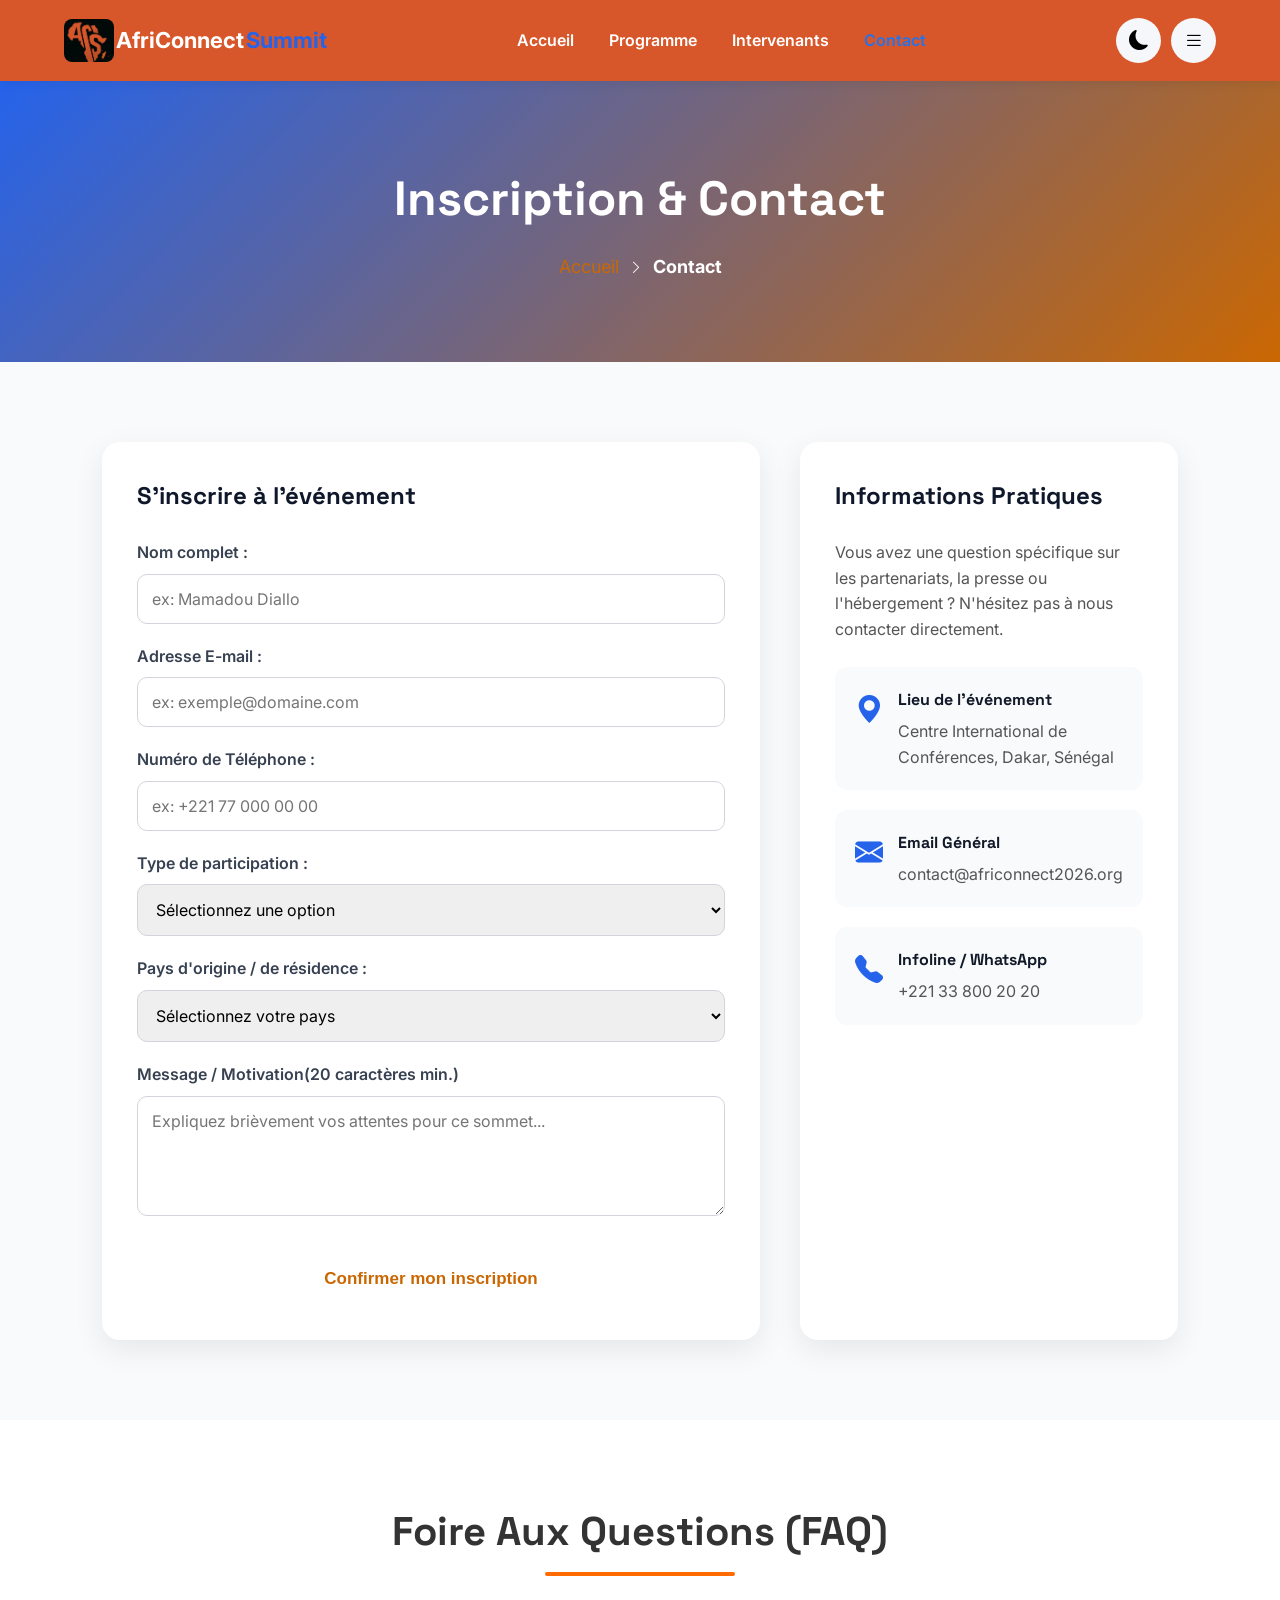
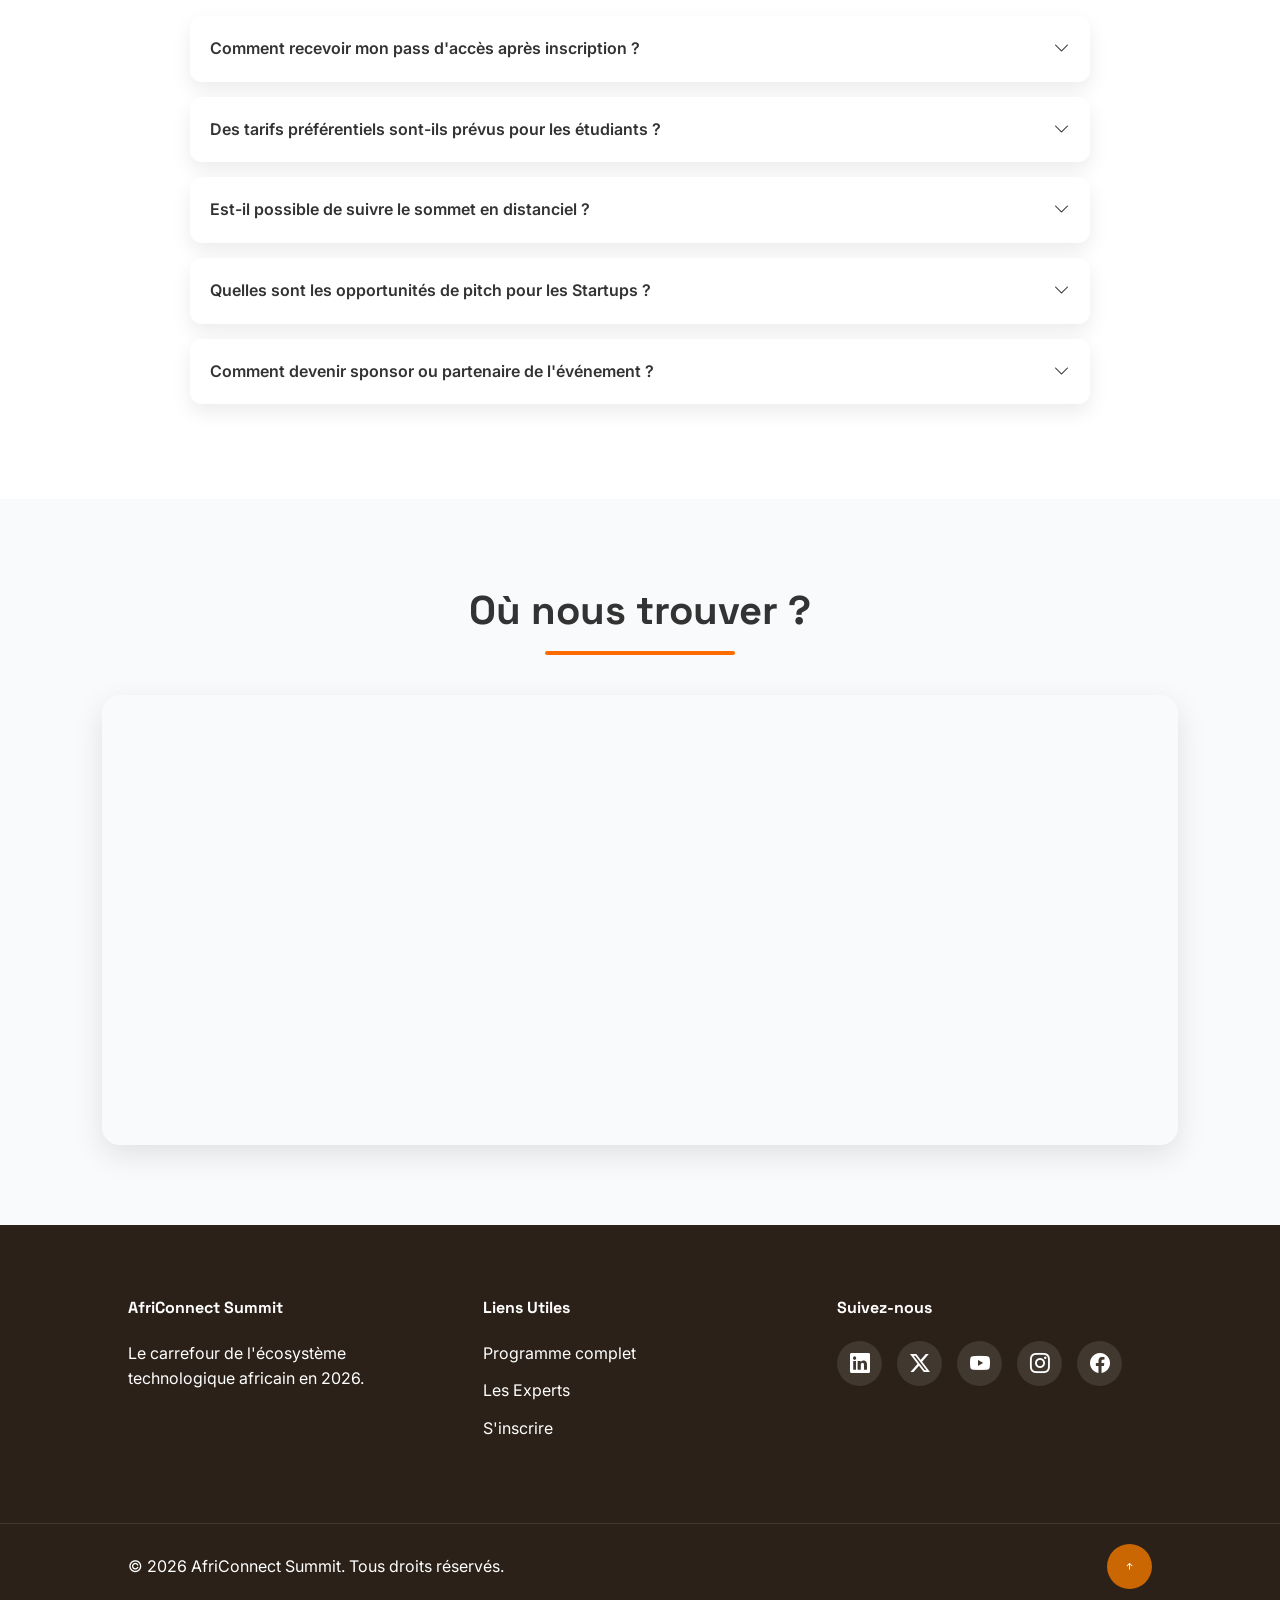
<file: contact.html>
<!DOCTYPE html>
<html lang="en">
<head>
    <meta charset="UTF-8">
    <meta name="viewport" content="width=device-width, initial-scale=1.0">
    <title>AfriSummit</title>
    <link rel="preconnect" href="https://fonts.googleapis.com">
    <link rel="preconnect" href="https://fonts.gstatic.com" crossorigin>
    <link href="https://fonts.googleapis.com/css2?family=Inter:wght@400;500;600&family=Space+Grotesk:wght@500;700&display=swap" rel="stylesheet">
    <link rel="stylesheet" href="https://cdn.jsdelivr.net/npm/bootstrap-icons@1.11.3/font/bootstrap-icons.min.css">
    <link rel="stylesheet" href="css/style.css">
</head>
<body>
    <header class="main-header">
        <nav class="navbar" aria-label="Navigation principale">
            <div class="nav-logo"> 
               <a href="programme.html"><img src="images/log.jpeg" alt="AfriConnect Summit 2026" width="50px">AfriConnect<span>Summit</span></a>
            </div>
                <ul class="nav-links" id="navlinks">
                    <li><a href="index.html">Accueil</a></li>
                    <li><a href="programme.html">Programme</a></li>
                    <li><a href="intervenants.html">Intervenants</a></li>
                    <li><a href="contact.html" class="active">Contact</a></li>
                </ul>
                <div class="nav-actions">
                    <button id="themtoggle" class="btn-theme" aria-label="Changer de theme">
                        <i class="bi bi-moon-fill"></i>
                    </button>
                    <button id="menuHamburger" class="btn-hamburger" aria-label="Ouvrir le menu" aria-expanded="false">
                        <i class="bi bi-list"></i>
                    </button>
                </div>
        </nav>
    </header>
    <main>
        <!-- HERO INTERNE -->
        <section class="internal-hero">
            <h1>Inscription & Contact</h1>
            <nav class="breadcrumb" aria-label="Fil d'Ariane">
                <a href="index.html">Accueil</a>
                <i class="bi bi-chevron-right"></i>
                <span>Contact</span>
            </nav>
        </section>
         <!-- SECTION FORMULAIRE DE CONTACT (Flexbox 2 colonnes) -->
        <section class="contact-section">
            <div class="contact-container">
                
                <!-- Colonne Gauche : Formulaire -->
                <div class="contact-form-wrapper">
                    <h2>S'inscrire à l'événement</h2>
                    <div id="successMessage" class="alert-success" style="display: none;">
                        <i class="bi bi-check-circle-fill"></i> Inscription réussie ! Un e-mail de confirmation vous a été envoyé.
                    </div>

                    <form id="registrationForm" novalidate>
                        <!-- Nom Complet -->
                        <div class="form-group">
                            <label for="fullName">Nom complet :</label>
                            <input type="text" id="fullName" class="form-control" placeholder="ex: Mamadou Diallo">
                            <small class="error-text"></small>
                        </div>

                        <!-- Email -->
                        <div class="form-group">
                            <label for="email">Adresse E-mail :</label>
                            <input type="email" id="email" class="form-control" placeholder="ex: exemple@domaine.com">
                            <small class="error-text"></small>
                        </div>

                        <!-- Téléphone -->
                        <div class="form-group">
                            <label for="phone">Numéro de Téléphone :</label>
                            <input type="tel" id="phone" class="form-control" placeholder="ex: +221 77 000 00 00">
                            <small class="error-text"></small>
                        </div>

                        <!-- Type de participation -->
                        <div class="form-group">
                            <label for="participationType">Type de participation :</label>
                            <select id="participationType" class="form-control">
                                <option value=""> Sélectionnez une option </option>
                                <option value="participant">Participant Standard</option>
                                <option value="vip">Pass VIP & Networking</option>
                                <option value="student">Étudiant / Chercheur</option>
                                <option value="press">Presse & Média</option>
                            </select>
                            <small class="error-text"></small>
                        </div>

                        <!-- Pays africain (Min 10 pays) -->
                        <div class="form-group">
                            <label for="country">Pays d'origine / de résidence :</label>
                            <select id="country" class="form-control">
                                <option value=""> Sélectionnez votre pays</option>
                                <option value="Sénégal">Sénégal</option>
                                <option value="Guinée">Guinée</option>
                                <option value="Côte d'Ivoire">Côte d'Ivoire</option>
                                <option value="Mali">Mali</option>
                                <option value="Ghana">Ghana</option>
                                <option value="Nigeria">Nigeria</option>
                                <option value="Cameroun">Cameroun</option>
                                <option value="Kenya">Kenya</option>
                                <option value="Rwanda">Rwanda</option>
                                <option value="Maroc">Maroc</option>
                                <option value="Afrique du Sud">Afrique du Sud</option>
                            </select>
                            <small class="error-text"></small>
                        </div>

                        <!-- Message / Motivation -->
                        <div class="form-group">
                            <label for="message">Message / Motivation(20 caractères min.)</label>
                            <textarea id="message" rows="4" class="form-control" placeholder="Expliquez brièvement vos attentes pour ce sommet..."></textarea>
                            <small class="error-text"></small>
                        </div>

                        <!-- Bouton d'envoi -->
                        <button type="submit" class="btn btn-primary btn-submit">Confirmer mon inscription</button>
                    </form>
                </div>

                <!-- Colonne Droite : Informations pratiques -->
                <div class="contact-info-wrapper">
                    <h2>Informations Pratiques</h2>
                    <p class="info-desc">Vous avez une question spécifique sur les partenariats, la presse ou l'hébergement ? N'hésitez pas à nous contacter directement.</p>

                    <div class="info-cards">
                        <div class="info-item">
                            <i class="bi bi-geo-alt-fill"></i>
                            <div>
                                <h4>Lieu de l'événement</h4>
                                <p>Centre International de Conférences, Dakar, Sénégal</p>
                            </div>
                        </div>

                        <div class="info-item">
                            <i class="bi bi-envelope-fill"></i>
                            <div>
                                <h4>Email Général</h4>
                                <p>contact@africonnect2026.org</p>
                            </div>
                        </div>

                        <div class="info-item">
                            <i class="bi bi-telephone-fill"></i>
                            <div>
                                <h4>Infoline / WhatsApp</h4>
                                <p>+221 33 800 20 20</p>
                            </div>
                        </div>
                    </div>
                </div>

            </div>
        </section>
           <!-- SECTION FAQ (Foire Aux Questions) -->
        <section class="faq-section scroll-anim">
            <h2 class="section-title">Foire Aux Questions (FAQ)</h2>
            <div class="faq-accordion">
                
                <!-- Q1 -->
                <div class="faq-item">
                    <input type="checkbox" id="faq-1" class="faq-toggle">
                    <label for="faq-1" class="faq-header">
                        Comment recevoir mon pass d'accès après inscription ?
                        <i class="bi bi-chevron-down faq-icon"></i>
                    </label>
                    <div class="faq-content">
                        <p>Dès validation de votre formulaire, un e-mail de confirmation contenant votre QR Code d'accès individuel vous sera envoyé sous 24 heures.</p>
                    </div>
                </div>

                <!-- Q2 -->
                <div class="faq-item">
                    <input type="checkbox" id="faq-2" class="faq-toggle">
                    <label for="faq-2" class="faq-header">
                        Des tarifs préférentiels sont-ils prévus pour les étudiants ?
                        <i class="bi bi-chevron-down faq-icon"></i>
                    </label>
                    <div class="faq-content">
                        <p>Oui, un quota de places à tarif réduit est réservé aux étudiants sur présentation d'une carte d'étudiant valide lors de l'enregistrement.</p>
                    </div>
                </div>

                <!-- Q3 -->
                <div class="faq-item">
                    <input type="checkbox" id="faq-3" class="faq-toggle">
                    <label for="faq-3" class="faq-header">
                        Est-il possible de suivre le sommet en distanciel ?
                        <i class="bi bi-chevron-down faq-icon"></i>
                    </label>
                    <div class="faq-content">
                        <p>Absolument. Toutes les Keynotes de la grande salle seront retransmises en direct streaming HD pour les détenteurs du Pass Digital.</p>
                    </div>
                </div>

                <!-- Q4 -->
                <div class="faq-item">
                    <input type="checkbox" id="faq-4" class="faq-toggle">
                    <label for="faq-4" class="faq-header">
                        Quelles sont les opportunités de pitch pour les Startups ?
                        <i class="bi bi-chevron-down faq-icon"></i>
                    </label>
                    <div class="faq-content">
                        <p>Les sessions de Pitch ont lieu chaque après-midi au Lab Design. Il faut sélectionner l'option 'Pass VIP & Networking' pour soumettre votre dossier.</p>
                    </div>
                </div>

                <!-- Q5 -->
                <div class="faq-item">
                    <input type="checkbox" id="faq-5" class="faq-toggle">
                    <label for="faq-5" class="faq-header">
                        Comment devenir sponsor ou partenaire de l'événement ?
                        <i class="bi bi-chevron-down faq-icon"></i>
                    </label>
                    <div class="faq-content">
                        <p>Envoyez directement votre demande par e-mail à l'adresse partners@africonnect2026.org et notre équipe vous recontactera sous 48h.</p>
                    </div>
                </div>

            </div>
        </section>

        <!-- SECTION CARTE GOOGLE MAPS -->
        <section class="map-section scroll-anim">
            <h2 class="section-title">Où nous trouver ?</h2>
            <div class="map-container">
                <iframe 
                    src="https://www.google.com/maps/embed?pb=!1m18!1m12!1m3!1d61775.29778263155!2d-17.4727142!3d14.6937001!2m3!1f0!2f0!3f0!3m2!1i1024!2i768!4f13.1!3m3!1m2!1s0xec1724012013f99%3A0xe541240375837651!2sDakar%2C%20S%C3%A9n%C3%A9gal!5e0!3m2!1sfr!2sfr!4v1700000000000!5m2!1sfr!2sfr" 
                    width="100%" 
                    height="450" 
                    style="border:0;" 
                    allowfullscreen="" 
                    loading="lazy" 
                    referrerpolicy="no-referrer-when-downgrade"
                    title="Carte de localisation de l'événement">
                </iframe>
            </div>
        </section>
    </main>
    <!-- Footer -->
         <footer class="main-footer">
        <div class="footer-container">
            <div class="footer-col">
                <h4>AfriConnect Summit</h4>
                <p>Le carrefour de l'écosystème technologique africain en 2026.</p>
            </div>
            <div class="footer-col">
                <h4>Liens Utiles</h4>
                <ul>
                    <li><a href="programme.html">Programme complet</a></li>
                    <li><a href="intervenants.html">Les Experts</a></li>
                    <li><a href="contact.html">S'inscrire</a></li>
                </ul>
            </div>
            <div class="footer-col">
                <h4>Suivez-nous</h4>
                <div class="social-links">
                    <a href="#" aria-label="LinkedIn"><i class="bi bi-linkedin"></i></a>
                    <a href="#" aria-label="X (Twitter)"><i class="bi bi-twitter-x"></i></a>
                    <a href="#" aria-label="YouTube"><i class="bi bi-youtube"></i></a>
                    <a href="#" aria-label="instagram"><i class="bi bi-instagram"></i></a>
                    <a href="#" aria-label="facebook"><i class="bi bi-facebook"></i></a>
                </div>
            </div>
        </div>
        
        <div class="footer-bottom">
            <p>&copy; <span id="currentYear"></span> AfriConnect Summit. Tous droits réservés.</p>
            <button id="backToTop" class="btn-back-to-top" aria-label="Retour en haut de page">
                <i class="bi bi-arrow-up-short"></i>
            </button>
        </div>
    </footer>

    <script src="js/main.js"></script>
</body>
</html>
</file>
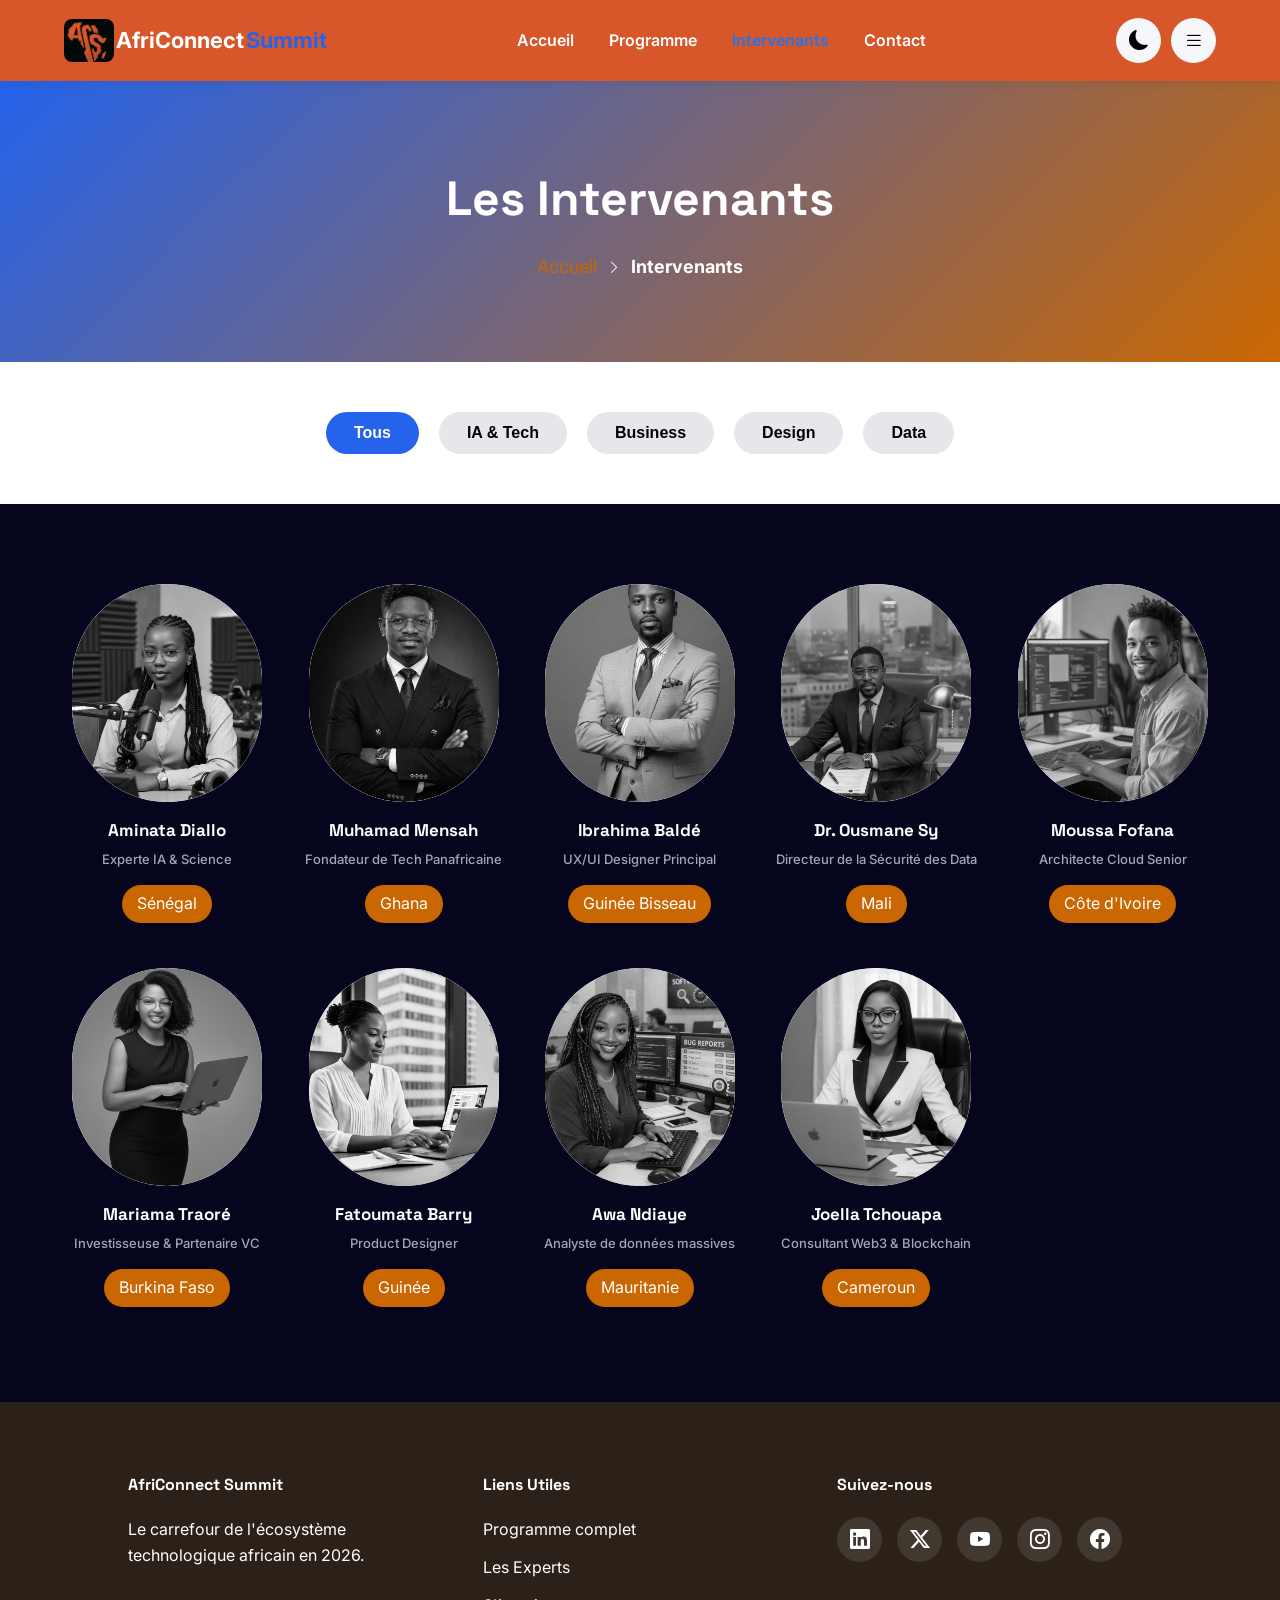
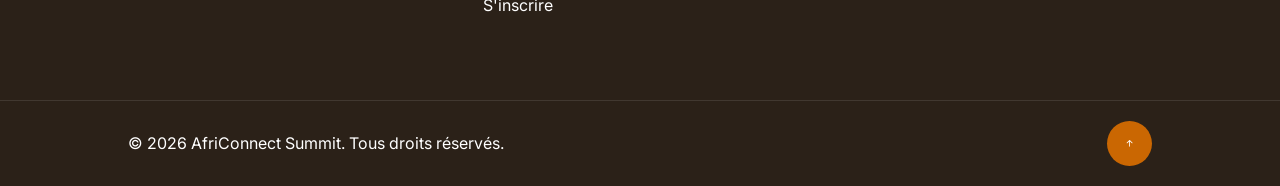
<file: intervenants.html>
<!DOCTYPE html>
<html lang="en">
<head>
    <meta charset="UTF-8">
    <meta name="viewport" content="width=device-width, initial-scale=1.0">
    <title>AfriSummit</title>
    <link rel="preconnect" href="https://fonts.googleapis.com">
    <link rel="preconnect" href="https://fonts.gstatic.com" crossorigin>
    <link href="https://fonts.googleapis.com/css2?family=Inter:wght@400;500;600&family=Space+Grotesk:wght@500;700&display=swap" rel="stylesheet">
    <link rel="stylesheet" href="https://cdn.jsdelivr.net/npm/bootstrap-icons@1.11.3/font/bootstrap-icons.min.css">
    <link rel="stylesheet" href="css/style.css">
</head>
<body>
    <header class="main-header">
        <nav class="navbar" aria-label="Navigation principale">
            <div class="nav-logo"> 
               <a href="programme.html"><img src="images/log.jpeg" alt="AfriConnect Summit 2026" width="50px">AfriConnect<span>Summit</span></a>
            </div>
                <ul class="nav-links" id="navlinks">
                    <li><a href="index.html">Accueil</a></li>
                    <li><a href="programme.html">Programme</a></li>
                    <li><a href="intervenants.html" class="active">Intervenants</a></li>
                    <li><a href="contact.html">Contact</a></li>
                </ul>
                <div class="nav-actions">
                    <button id="themtoggle" class="btn-theme" aria-label="Changer de theme">
                        <i class="bi bi-moon-fill"></i>
                    </button>
                    <button id="menuHamburger" class="btn-hamburger" aria-label="Ouvrir le menu" aria-expanded="false">
                        <i class="bi bi-list"></i>
                    </button>
                </div>
        </nav>
    </header>
    <main>
        <!-- HERO INTERNE & FIL D'ARIANE -->
         <section class="internal-hero">
            <h1>Les Intervenants</h1>
             <nav class="breadcrumb" aria-label="Fil d'ariane">
                <a href="index.html">Accueil</a> 
                <i class="bi bi-chevron-right"></i>
                <span>Intervenants</span>
            </nav>
         </section>
         <!-- FILTRAGE DYNAMIQUE -->
          <section class="filter-section">
            <div class="filter-container">
                <button class="filter-btn active" data-filter="all">Tous</button>
                <button class="filter-btn " data-filter="ia & tech">IA & Tech</button>
                <button class="filter-btn " data-filter="Bussiness">Business</button>
                <button class="filter-btn " data-filter="Design">Design</button>
                <button class="filter-btn " data-filter="Data">Data</button>
            </div>
          </section>
          <!-- GRILLE D'INTERVENANTS (9 cartes au total)-->
          <section class="speakers-section">
            <div class="speakers-grid-page">
                <!-- Card 1 (IA & Tech) -->
                 <article class="speaker-card-item" data-category="ia & tech">
                    <div class="speaker-img-wrapper">
                        <img src="images/portrait4.jpg" alt="Aminata Diallo" width="300px">
                    </div>
                    <h3>Aminata Diallo</h3>
                    <p class="speaker-role">Experte IA & Science</p>
                    <span class="speaker-country">Sénégal</span>
                 </article>
                  <!-- Card 2 (Business) -->
                <article class="speaker-card-item" data-category="business">
                    <div class="speaker-img-wrapper">
                        <img src="images/portriat6.jpg" alt="Muhamad Mensah" width="300px">
                    </div>
                    <h3>Muhamad Mensah</h3>
                    <p class="speaker-role">Fondateur de Tech Panafricaine</p>
                    <span class="speaker-country">Ghana</span>
                </article>

                <!-- Card 3 (Design) -->
                <article class="speaker-card-item" data-category="design">
                    <div class="speaker-img-wrapper">
                        <img src="images/portrait7.jpg" alt="Ibrahima Baldé" width="300px">
                    </div>
                    <h3>Ibrahima Baldé</h3>
                    <p class="speaker-role">UX/UI Designer Principal</p>
                    <span class="speaker-country">Guinée Bisseau</span>
                </article>

                <!-- Card 4 (Data) -->
                <article class="speaker-card-item" data-category="data">
                    <div class="speaker-img-wrapper">
                        <img src="images/portrait8.jpg" alt="Dr. Ousmane Sy" width="300px">
                    </div>
                    <h3>Dr. Ousmane Sy</h3>
                    <p class="speaker-role">Directeur de la Sécurité des Data</p>
                    <span class="speaker-country">Mali</span>
                </article>

                <!-- Card 5 (IA & Tech) -->
                <article class="speaker-card-item" data-category="ia & tech">
                    <div class="speaker-img-wrapper">
                        <img src="images/portrait9.jpg" alt="Moussa Fofana" width="300px">
                    </div>
                    <h3>Moussa Fofana</h3>
                    <p class="speaker-role">Architecte Cloud Senior</p>
                    <span class="speaker-country">Côte d'Ivoire</span>
                </article>

                <!-- Card 6 (Business) -->
                <article class="speaker-card-item" data-category="bussiness">
                    <div class="speaker-img-wrapper">
                        <img src="images/portrait1.jpg" alt="Mariama Sow" width="300px">
                    </div>
                    <h3>Mariama Traoré</h3>
                    <p class="speaker-role">Investisseuse & Partenaire VC</p>
                    <span class="speaker-country">Burkina Faso</span>
                </article>

                <!-- Card 7 (Design) -->
                <article class="speaker-card-item" data-category="design">
                    <div class="speaker-img-wrapper">
                        <img src="images/portrait2.jpg" alt="Fatoumata Barry" width="300px">
                    </div>
                    <h3>Fatoumata Barry</h3>
                    <p class="speaker-role">Product Designer</p>
                    <span class="speaker-country"> Guinée</span>
                </article>

                <!-- Card 8 (Data) -->
                <article class="speaker-card-item" data-category="data">
                    <div class="speaker-img-wrapper">
                        <img src="images/portrait3.jpg" alt="Awa Ndiaye" width="300px">
                    </div>
                    <h3>Awa Ndiaye</h3>
                    <p class="speaker-role">Analyste de données massives</p>
                    <span class="speaker-country">Mauritanie</span>
                </article>

                <!-- Card 9 (IA & Tech) -->
                <article class="speaker-card-item" data-category="ia & tech">
                    <div class="speaker-img-wrapper">
                        <img src="images/portrait5.jpg" alt="Joella Tchouapa" width="300px">
                    </div>
                    <h3>Joella Tchouapa</h3>
                    <p class="speaker-role">Consultant Web3 & Blockchain</p>
                    <span class="speaker-country">Cameroun</span>
                </article>
            </div>
        </section>     
    </main>
    <!-- Footer -->
          <footer class="main-footer">
        <div class="footer-container">
            <div class="footer-col">
                <h4>AfriConnect Summit</h4>
                <p>Le carrefour de l'écosystème technologique africain en 2026.</p>
            </div>
            <div class="footer-col">
                <h4>Liens Utiles</h4>
                <ul>
                    <li><a href="programme.html">Programme complet</a></li>
                    <li><a href="intervenants.html">Les Experts</a></li>
                    <li><a href="contact.html">S'inscrire</a></li>
                </ul>
            </div>
            <div class="footer-col">
                <h4>Suivez-nous</h4>
                <div class="social-links">
                    <a href="#" aria-label="LinkedIn"><i class="bi bi-linkedin"></i></a>
                    <a href="#" aria-label="X (Twitter)"><i class="bi bi-twitter-x"></i></a>
                    <a href="#" aria-label="YouTube"><i class="bi bi-youtube"></i></a>
                    <a href="#" aria-label="instagram"><i class="bi bi-instagram"></i></a>
                    <a href="#" aria-label="facebook"><i class="bi bi-facebook"></i></a>
                </div>
            </div>
        </div>
        
        <div class="footer-bottom">
            <p>&copy; <span id="currentYear"></span> AfriConnect Summit. Tous droits réservés.</p>
            <button id="backToTop" class="btn-back-to-top" aria-label="Retour en haut de page">
                <i class="bi bi-arrow-up-short"></i>
            </button>
        </div>
    </footer>

    <script src="js/main.js"></script>
</body>
</html>
</file>
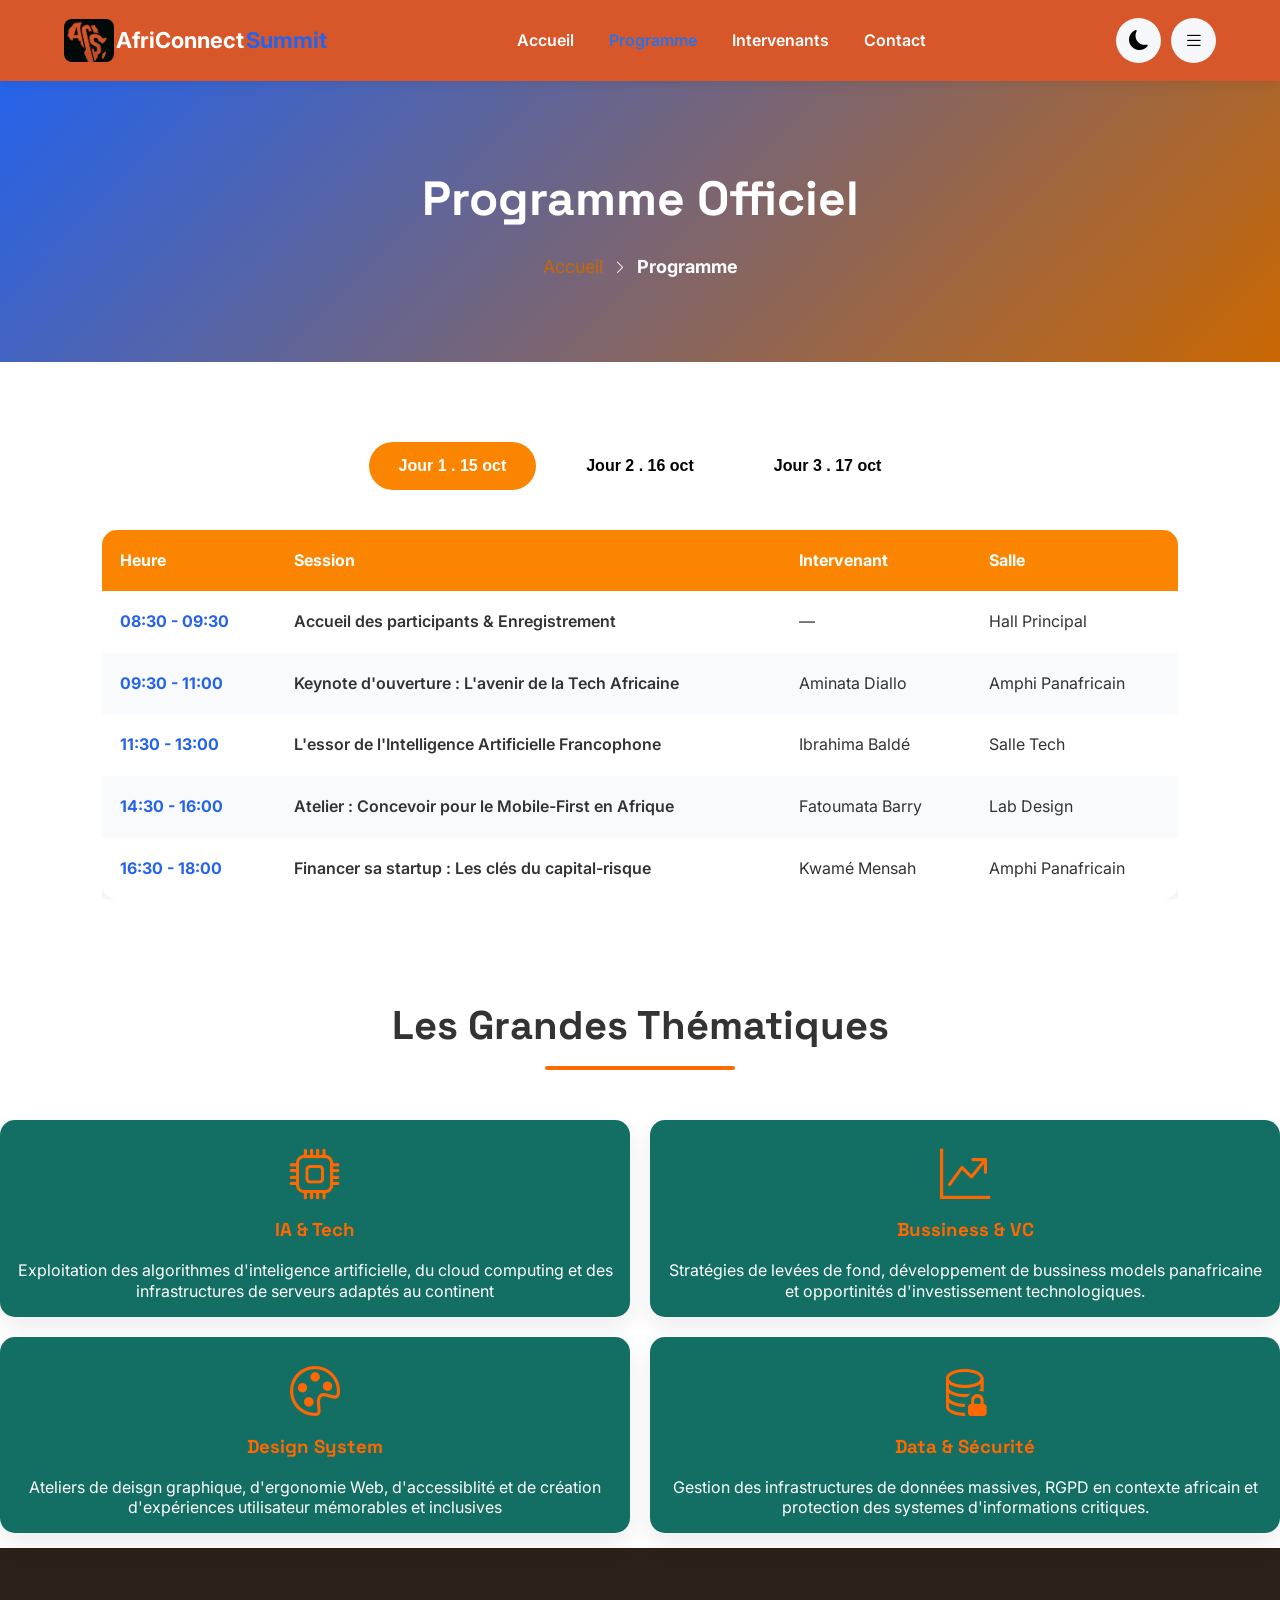
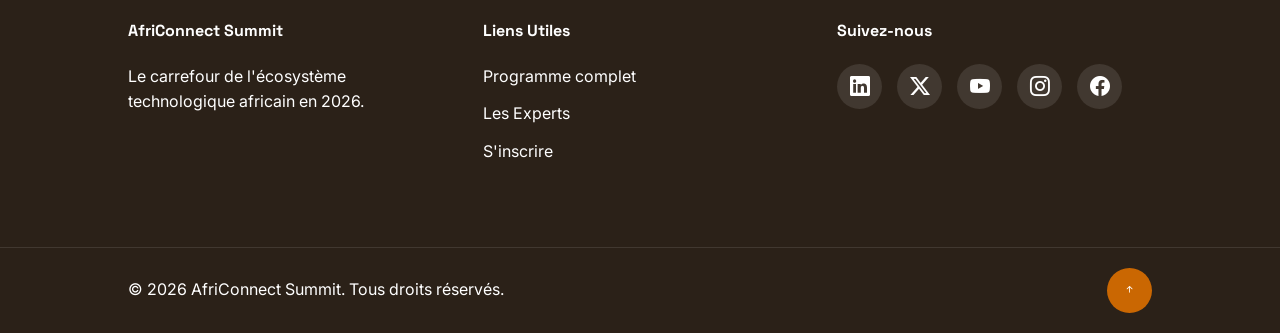
<file: programme.html>
<!DOCTYPE html>
<html lang="en">
<head>
    <meta charset="UTF-8">
    <meta name="viewport" content="width=device-width, initial-scale=1.0">
    <title>AfriSummit</title>
    <link rel="preconnect" href="https://fonts.googleapis.com">
    <link rel="preconnect" href="https://fonts.gstatic.com" crossorigin>
    <link href="https://fonts.googleapis.com/css2?family=Inter:wght@400;500;600&family=Space+Grotesk:wght@500;700&display=swap" rel="stylesheet">
    <link rel="stylesheet" href="https://cdn.jsdelivr.net/npm/bootstrap-icons@1.11.3/font/bootstrap-icons.min.css">
    <link rel="stylesheet" href="css/style.css">
</head>
<body>
    <header class="main-header">
        <nav class="navbar" aria-label="Navigation principale">
            <div class="nav-logo"> 
               <a href="programme.html"><img src="images/log.jpeg" alt="AfriConnect Summit 2026" width="50px">AfriConnect<span>Summit</span></a>
            </div>
                <ul class="nav-links" id="navlinks">
                    <li><a href="index.html">Accueil</a></li>
                    <li><a href="programme.html" class="active">Programme</a></li>
                    <li><a href="intervenants.html">Intervenants</a></li>
                    <li><a href="contact.html">Contact</a></li>
                </ul>
                <div class="nav-actions">
                    <button id="themtoggle" class="btn-theme" aria-label="Changer de theme">
                        <i class="bi bi-moon-fill"></i>
                    </button>
                    <button id="menuHamburger" class="btn-hamburger" aria-label="Ouvrir le menu" aria-expanded="false">
                        <i class="bi bi-list"></i>
                    </button>
                </div>
        </nav>
    </header> 
    <main>
        <!-- HERO INTERNE -->
         <section class="internal-hero">
            <h1>Programme Officiel</h1>
            <nav class="breadcrumb" aria-label="Fil d'ariane">
                <a href="index.html">Accueil</a> 
                <i class="bi bi-chevron-right"></i>
                <span>Programme</span>
            </nav>
         </section>
         <!-- ONGLETS 3 JOURS -->
          <section class="schedule-section">
            <div class="tabs-container">
                <button  class="tab-btn active" data-day="Day1">Jour 1 . 15 oct</button>
                <button  class="tab-btn " data-day="Day2">Jour 2 . 16 oct</button>
               <button  class="tab-btn " data-day="Day3">Jour 3 . 17 oct</button>
            </div>
            <!-- Contenu du Planning -->
               <div class="schedule-content">
                
                <!-- PLANNING JOUR 1 -->
                <div class="tab-panel active" id="day1">
                    <div class="table-responsive">
                        <table class="schedule-table">
                            <thead>
                                <tr>
                                    <th>Heure</th>
                                    <th>Session</th>
                                    <th>Intervenant</th>
                                    <th>Salle</th>
                                </tr>
                            </thead>
                            <tbody>
                                <tr>
                                    <td class="time">08:30 - 09:30</td>
                                    <td class="session-title">Accueil des participants & Enregistrement</td>
                                    <td>—</td>
                                    <td>Hall Principal</td>
                                </tr>
                                <tr>
                                    <td class="time">09:30 - 11:00</td>
                                    <td class="session-title">Keynote d'ouverture : L'avenir de la Tech Africaine</td>
                                    <td>Aminata Diallo</td>
                                    <td>Amphi Panafricain</td>
                                </tr>
                                <tr>
                                    <td class="time">11:30 - 13:00</td>
                                    <td class="session-title">L'essor de l'Intelligence Artificielle Francophone</td>
                                    <td>Ibrahima Baldé</td>
                                    <td>Salle Tech</td>
                                </tr>
                                <tr>
                                    <td class="time">14:30 - 16:00</td>
                                    <td class="session-title">Atelier : Concevoir pour le Mobile-First en Afrique</td>
                                    <td>Fatoumata Barry</td>
                                    <td>Lab Design</td>
                                </tr>
                                <tr>
                                    <td class="time">16:30 - 18:00</td>
                                    <td class="session-title">Financer sa startup : Les clés du capital-risque</td>
                                    <td>Kwamé Mensah</td>
                                    <td>Amphi Panafricain</td>
                                </tr>
                            </tbody>
                        </table>
                    </div>
                </div>

                <!-- PLANNING JOUR 2 -->
                <div class="tab-panel" id="day2">
                    <div class="table-responsive">
                        <table class="schedule-table">
                            <thead>
                                <tr>
                                    <th>Heure</th>
                                    <th>Session</th>
                                    <th>Intervenant</th>
                                    <th>Salle</th>
                                </tr>
                            </thead>
                            <tbody>
                                <tr>
                                    <td class="time">09:00 - 10:30</td>
                                    <td class="session-title">Souveraineté des données et Cloud sur le continent</td>
                                    <td>Dr. Ousmane Sy</td>
                                    <td>Salle Tech</td>
                                </tr>
                                <tr>
                                    <td class="time">11:00 - 12:30</td>
                                    <td class="session-title">Web3 & FinTech : Révolutionner le transfert de valeur</td>
                                    <td>Mariama Sow</td>
                                    <td>Amphi Panafricain</td>
                                </tr>
                                <tr>
                                    <td class="time">14:00 - 15:30</td>
                                    <td class="session-title">UI/UX : Intégrer les identités culturelles au design</td>
                                    <td>Fatoumata Barry</td>
                                    <td>Lab Design</td>
                                </tr>
                                <tr>
                                    <td class="time">16:00 - 17:30</td>
                                    <td class="session-title">Panel : Éducation Tech, former les talents de demain</td>
                                    <td>Joel Tchouapa</td>
                                    <td>Amphi Panafricain</td>
                                </tr>
                                <tr>
                                    <td class="time">17:30 - 19:00</td>
                                    <td class="session-title">Session Networking & Pitch de startups</td>
                                    <td>—</td>
                                    <td>Espace Partenaires</td>
                                </tr>
                            </tbody>
                        </table>
                    </div>
                </div>

                <!-- PLANNING JOUR 3 -->
                <div class="tab-panel" id="day3">
                    <div class="table-responsive">
                        <table class="schedule-table">
                            <thead>
                                <tr>
                                    <th>Heure</th>
                                    <th>Session</th>
                                    <th>Intervenant</th>
                                    <th>Salle</th>
                                </tr>
                            </thead>
                            <tbody>
                                <tr>
                                    <td class="time">09:30 - 11:00</td>
                                    <td class="session-title">Green Tech : La technologie au service du climat</td>
                                    <td>Awa Ndiaye</td>
                                    <td>Salle Tech</td>
                                </tr>
                                <tr>
                                    <td class="time">11:30 - 13:00</td>
                                    <td class="session-title">Cybersécurité : Anticiper les menaces critiques</td>
                                    <td>Moussa Fofana</td>
                                    <td>Salle Tech</td>
                                </tr>
                                <tr>
                                    <td class="time">14:30 - 16:00</td>
                                    <td class="session-title">Product Management dans un écosystème fragmenté</td>
                                    <td>Aminata Diallo</td>
                                    <td>Lab Design</td>
                                </tr>
                                <tr>
                                    <td class="time">16:30 - 17:30</td>
                                    <td class="session-title">Keynote de clôture & Remise des prix du Hackathon</td>
                                    <td>Comité d'Organisation</td>
                                    <td>Amphi Panafricain</td>
                                </tr>
                                <tr>
                                    <td class="time">20:00 - 23:00</td>
                                    <td class="session-title">Dîner de Gala & Clôture officielle</td>
                                    <td>—</td>
                                    <td>Grand Hôtel National</td>
                                </tr>
                            </tbody>
                        </table>
                    </div>
                </div>
            </div>
          </section>
          <!-- SECTION THÉMATIQUES -->
           <section class="themes-section scroll anim">
            <h2 class="section-title">Les Grandes Thématiques</h2>
            <div class="themes-grid">
                <div class="theme-box">
                    <i class="bi bi-cpu"></i>
                    <h3>IA & Tech</h3>
                    <p>Exploitation des algorithmes d'inteligence artificielle, du cloud computing et des infrastructures de serveurs adaptés au continent</p>
                </div>
                 <div class="theme-box">
                    <i class="bi bi-graph-up-arrow"></i>
                    <h3>Bussiness & VC</h3>
                    <p>Stratégies de levées de fond, développement de bussiness models panafricaine et opportinités d'investissement technologiques.</p>
                </div>
                 <div class="theme-box">
                    <i class="bi bi-palette"></i>
                    <h3>Design System</h3>
                    <p>Ateliers de deisgn graphique, d'ergonomie Web, d'accessiblité et de création d'expériences utilisateur mémorables et inclusives
                        </p>
                </div>
                 <div class="theme-box">
                    <i class="bi bi-database-lock"></i>
                    <h3>Data & Sécurité</h3>
                    <p>Gestion des infrastructures de données massives, RGPD en contexte africain et protection des systemes d'informations critiques.</p>
                </div>
            </div>
           </section>
    </main>
    <!-- Footer -->
         <footer class="main-footer">
        <div class="footer-container">
            <div class="footer-col">
                <h4>AfriConnect Summit</h4>
                <p>Le carrefour de l'écosystème technologique africain en 2026.</p>
            </div>
            <div class="footer-col">
                <h4>Liens Utiles</h4>
                <ul>
                    <li><a href="programme.html">Programme complet</a></li>
                    <li><a href="intervenants.html">Les Experts</a></li>
                    <li><a href="contact.html">S'inscrire</a></li>
                </ul>
            </div>
            <div class="footer-col">
                <h4>Suivez-nous</h4>
                <div class="social-links">
                    <a href="#" aria-label="LinkedIn"><i class="bi bi-linkedin"></i></a>
                    <a href="#" aria-label="X (Twitter)"><i class="bi bi-twitter-x"></i></a>
                    <a href="#" aria-label="YouTube"><i class="bi bi-youtube"></i></a>
                    <a href="#" aria-label="instagram"><i class="bi bi-instagram"></i></a>
                    <a href="#" aria-label="facebook"><i class="bi bi-facebook"></i></a>
                </div>
            </div>
        </div>
        
        <div class="footer-bottom">
            <p>&copy; <span id="currentYear"></span> AfriConnect Summit. Tous droits réservés.</p>
            <button id="backToTop" class="btn-back-to-top" aria-label="Retour en haut de page">
                <i class="bi bi-arrow-up-short"></i>
            </button>
        </div>
    </footer>

    <script src="js/main.js"></script>
</body>
</html>
</file>
<file: css/style.css>
/* ============================
   RESET
============================ */

*{
    margin:0;
    padding:0;
    box-sizing:border-box;
}

:root{
    --primary:#ca6702;
    --secondary:#2573eb;
    --light:#ffffff;
    --gray:#f5f7fa;
    --text:#333;
    --radius:15px;
    --transition:.4s;
    --shadow:0 10px 25px rgba(0,0,0,.08);
}

body{
    font-family:'Inter',sans-serif;
    background:#fff;
    color:var(--text);
    line-height:1.6;
}

h1,h2,h3,h4{
    font-family:'Space Grotesk',sans-serif;
}

img{
    max-width:100%;
    display:block;
}

a{
    text-decoration:none;
}

/* ============================
   NAVBAR
============================ */

.main-header{
    position:sticky;
    top:0;
    background:#d8572a;
    box-shadow:0 2px 10px rgba(0,0,0,.08);
    z-index:1000;
}

.navbar{
    width:90%;
    max-width:1200px;
    margin:auto;
    display:flex;
    justify-content:space-between;
    align-items:center;
    padding:18px 0;
}

.nav-logo a{
    display:flex;
    align-items:center;
    gap:2px;
    color:#fff;
    font-weight:bold;
    font-size:22px;
}

.nav-logo span{
    color:#2563eb;
}

.nav-links{
    display:flex;
    list-style:none;
    gap:35px;
}

.nav-links a{
    color:#fff;
    font-weight:600;
    transition:.3s;
}

.nav-links a:hover,
.nav-links .active{
    color:#2573eb;
}

.nav-actions{
    display:flex;
    gap:10px;
}

.btn-theme,
.btn-hamburger{
    width:45px;
    height:45px;
    border:none;
    border-radius:50%;
    background:var(--gray);
    cursor:pointer;
    font-size:20px;
}
.nav-logo img {
  border-radius: 8px; /* Ou 50% si tu veux un rond parfait */
  overflow: hidden;
  mix-blend-mode: multiply;
  
}
/* ============================
   HERO
============================ */

.hero-section{
    position: relative;
    min-height: 100vh;
    display: flex;
    flex-direction: column;
    justify-content: center;
    align-items: center;
    text-align: center;
    padding: 80px 20px;
    overflow: hidden;
    color: #ca6702;
}
.hero-video{
    position: absolute;
    top: 0;
    left: 0;
    width: 100%;
    height: 100%;
    object-fit: cover;
    z-index: -2;
}

.hero-section::before{
    content: "";
    position: absolute;
    inset: 0;
    background: rgba(0,0,0,0.45);
    z-index: -1;
}

.hero-content,
.countdown-container{
    position: relative;
    z-index: 1;
}

.hero-content{
    max-width:800px;
}

.hero-content h1{
    font-size:3.5rem;
    margin-bottom:20px;
}

.hero-subtitle{
    font-size:22px;
    margin-bottom:35px;
}

.hero-cta{
    display:flex;
    gap:20px;
    justify-content:center;
    flex-wrap:wrap;
}

/* Boutons */

.btn{
    padding:15px 28px;
    border-radius:50px;
    font-weight:600;
    transition:.4s;
}

.btn-primary{
    background:#fff;
    color:var(--primary);
}

.btn-primary:hover{
    transform:translateY(-5px);
}

.btn-secondary{
    border:2px solid #fff;
    color:#fff;
}

.btn-secondary:hover{
    background:#fff;
    color:var(--primary);
}

.btn-outline{
    border:2px solid var(--primary);
    color:var(--primary);
    padding:14px 30px;
    border-radius:40px;
}

.btn-outline:hover{
    background:var(--primary);
    color:#fff;
}

/* ============================
   COMPTE A REBOURS
============================ */

.countdown-container{
    display:flex;
    gap:20px;
    margin-top:60px;
    flex-wrap:wrap;
    justify-content:center;
}

.countdown-item{
    background:rgba(255,255,255,.15);
    backdrop-filter:blur(8px);
    padding:20px;
    border-radius:15px;
    width:120px;
}

.countdown-item span{
    display:block;
    font-size:40px;
    font-weight:bold;
}

.countdown-item small{
    font-size:15px;
}

/* ============================
   CHIFFRES
============================ */

/* ==========================================================================
   SECTION CHIFFRES CLÉS
   ========================================================================== */

.stats-section {
    padding: 60px 20px;
    width: 100%;
    box-sizing: border-box;
}

/* Grille des statistiques */
.stats-grid {
    display: grid;
    grid-template-columns: repeat(4, 1fr);
    gap: 15px;
    width: 100%;
    max-width: 1100px;
    margin: 0 auto;
    box-sizing: border-box;
}

/* Carte */
.stat-card {
    background: var(--card-bg, #fff);
    text-align: center;
    padding: 20px 12px;
    border-radius: var(--radius, 12px);
    box-shadow: var(--shadow);
    box-sizing: border-box;

    /* Animation */
    transition: transform 0.3s ease, box-shadow 0.3s ease;
}

/* Effet au survol */
.stat-card:hover {
    transform: translateY(-5px);
    box-shadow: 0 10px 25px rgba(0, 0, 0, 0.15);
}

/* Chiffre */
.stat-card h3 {
    font-size: 2rem;
    margin: 0 0 8px;
    font-weight: 700;
    color: var(--primary, #f59e0b);
}

/* Texte */
.stat-card p {
    margin: 0;
    font-size: 0.95rem;
    color: var(--text-color, #f59e0b);
}

/* ==========================================================================
   TABLETTE
   ========================================================================== */

@media (max-width: 900px) {

    .stats-grid {
        grid-template-columns: repeat(2, 1fr);
        max-width: 700px;
    }

}

/* ==========================================================================
   MOBILE
   ========================================================================== */

@media (max-width: 768px) {

    .stats-section {
        padding: 40px 15px;
    }

    .stats-grid {
        grid-template-columns: repeat(2, 1fr);
        gap: 10px;
        max-width: 500px;
    }

    .stat-card {
        padding: 14px 8px;
        border-radius: 10px;
    }

    .stat-card h3 {
        font-size: 1.5rem;
    }

    .stat-card p {
        font-size: 0.8rem;
    }
}

/* ==========================================================================
   TRÈS PETITS ÉCRANS
   ========================================================================== */

@media (max-width: 400px) {

    .stats-grid {
        gap: 8px;
    }

    .stat-card {
        padding: 12px 5px;
    }

    .stat-card h3 {
        font-size: 1.3rem;
    }

    .stat-card p {
        font-size: 0.75rem;
    }
}

/* ============================
   TITRES
============================ */

.section-title{
    text-align:center;
    font-size:40px;
    margin-bottom:60px;
}

/* ============================
   POURQUOI PARTICIPER
============================ */

.why-section{
    background:var(--gray);
    padding:90px 10%;
}

.features-flex{
    display:flex;
    gap:30px;
    flex-wrap:wrap;
    justify-content:center;
}

.feature-card{
    flex:1 1 300px;
    background:#fff;
    padding:35px;
    text-align:center;
    border-radius:var(--radius);
    box-shadow:var(--shadow);
    transition:.4s;
}

.feature-card:hover{
    transform:translateY(-10px);
}

.feature-card i{
    font-size:50px;
    color:var(--primary);
    margin-bottom:20px;
}

/* ============================
   INTERVENANTS
============================ */

.speakers-prewiew-section{
    padding:90px 10%;
}

.speakers-grid{
    display:grid;
    grid-template-columns:repeat(2,1fr);
    gap:20px;
}

.speaker-card{
    background:#fff;
    border-radius:var(--radius);
    overflow:hidden;
    text-align:center;
    box-shadow:var(--shadow);
    transition:.4s;
}

.speaker-card:hover{
    transform:translateY(-10px);
}

.speaker-img img{
    width:100%;
    height:320px;
    object-fit:cover;
}

.speaker-role{
    color:var(--primary);
    font-weight:600;
}

.speaker-country{
    display:inline-block;
    margin:15px 0;
    background:var(--primary);
    color:#fff;
    padding:6px 15px;
    border-radius:30px;
}

.center-btn{
    margin-top:50px;
    text-align:center;
}



 /* ==========================================================================
   8. SECTION SPONSORS (Centré & Pro - Style Web Summit)
   ========================================================================== */
.sponsors-section {
    max-width: 1200px;
    margin: 6rem auto;
    padding: 0 var(--spacing-md);
    text-align: center;
}

.sponsors-category {
    margin-bottom: 4rem;
    width: 100%;
}

.sponsors-category h3 {
    font-size: 1.1rem;
    color: var(--text-secondary);
    text-transform: uppercase;
    letter-spacing: 0.1em;
    margin-bottom: 2rem;
    font-weight: 600;
    text-align: center; /* Force le titre à rester bien centré */
    width: 100%;
}

/* Alignement centré de tous les logos de la catégorie */
.sponsors-flex {
    display: flex;
    justify-content: center;
    align-items: center;
    flex-wrap: wrap;
    gap: 3rem;
    margin: 0 auto;
}

/* Enlève les carrés/fonds colorés autour des logos */
.sponsor-logo {
    background: transparent !important;
    border: none !important;
    box-shadow: none !important;
    border-top: none !important; /* Supprime la bordure supérieure de couleur */
    display: flex;
    align-items: center;
    justify-content: center;
    padding: 0.5rem;
    transition: var(--transition-smooth);
}

.sponsor-logo:hover {
    transform: translateY(-3px) scale(1.05);
}

/* Dimensionnement propre et uniforme des images de logos */
.sponsor-logo img {
    max-width: 150px;
    max-height: 60px;
    width: auto;
    height: auto;
    object-fit: contain;
    filter: none;
}

/* Reset des tailles explicites pour garder l'alignement centré parfait */
.gold .sponsor-logo, 
.silver .sponsor-logo, 
.bronze .sponsor-logo {
    width: auto;
    height: auto;
}

/* Responsive pour mobile */
@media (max-width: 600px) {
    .sponsors-flex {
        gap: 1.5rem;
    }
    
    .sponsor-logo img {
        max-width: 110px;
        max-height: 45px;
    }
}
/* ============================
   FOOTER
============================ */

.main-footer{
    background:#2b2118;
    color:#fff;
}

.footer-container{
    display:grid;
    grid-template-columns:repeat(auto-fit,minmax(250px,1fr));
    gap:40px;
    padding:70px 10%;
}

.footer-col h4{
    margin-bottom:20px;
}

.footer-col ul{
    list-style:none;
}

.footer-col li{
    margin-bottom:12px;
}

.footer-col a{
    color:#fff;
}

.social-links{
    display:flex;
    gap:15px;
}

.social-links a{
    width:45px;
    height:45px;
    display:flex;
    justify-content:center;
    align-items:center;
    border-radius:50%;
    background:rgba(255,255,255,.1);
    color:#fff;
    font-size:20px;
    transition:.3s;
}

.social-links a:hover{
    background:var(--primary);
}

.footer-bottom{
    border-top:1px solid rgba(255,255,255,.1);
    display:flex;
    justify-content:space-between;
    align-items:center;
    padding:20px 10%;
}

.btn-back-to-top{
    width:45px;
    height:45px;
    border:none;
    border-radius:50%;
    background:var(--primary);
    color:#fff;
    cursor:pointer;
}


/* ============================
   RESPONSIVE
============================ */

@media(max-width:900px){

.nav-links{
    display:none;
}

.hero-content h1{
    font-size:2.5rem;
}

.hero-cta{
    flex-direction:column;
}

.countdown-item{
    width:90px;
}

.section-title{
    font-size:30px;
}

.footer-bottom{
    flex-direction:column;
    gap:20px;
}

}
/* css programme.html */
/* ===========================
   HERO INTERNE
=========================== */

.internal-hero{
    background: linear-gradient(135deg,#2563eb,#eb5e28);
    color:#fff;
    text-align:center;
    padding:80px 20px;
}

.internal-hero h1{
    font-size:3rem;
    margin-bottom:15px;
}

.breadcrumb{
    display:flex;
    justify-content:center;
    align-items:center;
    gap:10px;
    font-size:18px;
}

.breadcrumb a{
    color:#fff;
    text-decoration:none;
}

.breadcrumb i{
    font-size:14px;
}

.breadcrumb span{
    font-weight:bold;
}

/* ===========================
   PROGRAMME
=========================== */

.schedule-section{
    padding:80px 8%;
    background:#fff;
}

.tabs-container{
    display:flex;
    justify-content:center;
    gap:20px;
    flex-wrap:wrap;
    margin-bottom:40px;
}

.tab-btn{
    padding:15px 30px;
    border:none;
    border-radius:40px;
    background:#fff;
    cursor:pointer;
    font-size:16px;
    font-weight:600;
    transition:.3s;
}

.tab-btn:hover,
.tab-btn.active{
    background:#fb8500;
    color:#fff;
}

.tab-panel{
    display:none;
}

.tab-panel.active{
    display:block;
}

.table-responsive{
    overflow-x:auto;
}

.schedule-table{
    width:100%;
    border-collapse:collapse;
    background:#fff;
    border-radius:15px;
    overflow:hidden;
    box-shadow:0 10px 25px rgba(0,0,0,.08);
}

.schedule-table thead{
    background:#fb8500;
    color:#fff;
}

.schedule-table th,
.schedule-table td{
    padding:18px;
    text-align:left;
}

.schedule-table tbody tr:nth-child(even){
    background:#f8fafc;
}

.schedule-table tbody tr:hover{
    background:#eef4ff;
}

.time{
    font-weight:bold;
    color:#2563eb;
}

.session-title{
    font-weight:600;
}

/* ===========================
   THÉMATIQUES
=========================== */

.themes-section{
    padding:15px 10px;
    padding-left: 0;
    padding-right: 0;
}

.themes-grid{
    display:grid;
    grid-template-columns:repeat(2,1fr);
    gap:20px;
    margin-top:50px;
}

.theme-box{
    background:#136f63;
    padding:15px 12px;
    text-align:center;
    border-radius:15px;
    box-shadow:0 10px 25px rgba(0,0,0,.08);
    transition:.3s;
}

.theme-box:hover{
    transform:translateY(-8px);
}

.theme-box i{
    font-size:50px;
    color:#ff6700;
    margin-bottom:20px;
}

.theme-box h3{
    margin-bottom:15px;
    color:#ff6700;
}

.theme-box p{
    color:#fff;
    line-height:1.3;
    margin-top: 8px;
}
.theme-box img,
.theme-box i {
    width: 32px;
    height: 32px;
    margin-bottom: 8px;
}

/* ===========================
   RESPONSIVE
=========================== */

@media(max-width:768px){

.internal-hero h1{
    font-size:2rem;
}

.tabs-container{
    flex-direction:column;
    align-items:center;
}

.tab-btn{
    width:250px;
}

.schedule-table th,
.schedule-table td{
    padding:12px;
    font-size:14px;
}

}
/* intervenants.css */
/* ===========================
   HERO INTERNE
=========================== */

.internal-hero{
    background: linear-gradient(135deg,#2563eb,#ca6702);
    color:#fff;
    text-align:center;
    padding:80px 20px;
}

.internal-hero h1{
    font-size:3rem;
    margin-bottom:15px;
}

.breadcrumb{
    display:flex;
    justify-content:center;
    align-items:center;
    gap:10px;
    font-size:18px;
}

.breadcrumb a{
    color:#ca6702;
    text-decoration:none;
}

.breadcrumb span{
    font-weight:bold;
}

/* ===========================
   FILTRES
=========================== */

.filter-section{
    padding:50px 8%;
    background:#fff;
}

.filter-container{
    display:flex;
    justify-content:center;
    gap:20px;
    flex-wrap:wrap;
}

.filter-btn{
    padding:12px 28px;
    border:none;
    border-radius:30px;
    background:#e5e7eb;
    cursor:pointer;
    font-size:16px;
    font-weight:600;
    transition:.3s;
}

.filter-btn:hover,
.filter-btn.active{
    background:#2563eb;
    color:#fff;
}

/* ===========================
   GRILLE INTERVENANTS
=========================== */

.speakers-section {
    padding: 80px 5%;
    background: #05051e; /* Fond bleu très foncé comme sur l'image */
}

.speakers-grid-page {
    display: grid;
    /* Création de 5 colonnes pour reproduire le modèle */
    grid-template-columns: repeat(auto-fit, minmax(180px, 1fr));
    gap: 30px;
    justify-content: center;
}

.speaker-card-item {
    background: transparent; /* Plus de carte blanche */
    border-radius: 0;
    overflow: visible;
    text-align: center;
    box-shadow: none; /* Plus d'ombre globale */
    transition: .4s;
    padding: 0;
}

.speaker-card-item:hover {
    transform: translateY(-8px);
}

.speaker-img-wrapper {
    overflow: hidden;
    background-color: #fff; /* Fond blanc derrière l'intervenant */
    border-radius: 100px; /* Forme de capsule / ovale */
    margin: 0 auto;
    width: 100%;
    max-width: 190px; /* Contrôle de la largeur maximale */
    aspect-ratio: 1 / 1.15; /* Garde la proportion légèrement plus haute que large */
}

.speaker-img-wrapper img {
    width: 100%;
    height: 100%;
    object-fit: cover;
    border-radius: 100px; 
    transition: .5s;
    filter: grayscale(100%); /* Ajout du filtre noir et blanc vu sur la photo */
}

.speaker-card-item:hover img {
    transform: scale(1.05);
}

.speaker-card-item h3 {
    margin: 15px 0 5px;
    font-size: 17px;
    color: #fff; /* Nom en blanc */
    font-weight: 700;
}

.speaker-role {
    color: #a3a5b9; /* Poste/Entreprise en gris clair */
    font-weight: 500;
    font-size: 13px;
    margin-bottom: 0;
}

/* On masque le pays car il n'est pas présent sur votre modèle cible */


/* ===========================
   RESPONSIVE
=========================== */

@media(max-width:1200px){
    .speakers-grid-page {
        grid-template-columns: repeat(4, 1fr); /* 4 colonnes sur écran moyen */
    }
}

@media(max-width:992px){
    .speakers-grid-page {
        grid-template-columns: repeat(3, 1fr); /* 3 colonnes sur tablette */
    }
}

@media(max-width:768px){
    .internal-hero h1 {
        font-size: 2.2rem;
    }

    .filter-container {
        flex-direction: column;
        align-items: center;
    }

    .filter-btn {
        width: 220px;
    }

    .speakers-grid-page {
        grid-template-columns: repeat(2, 1fr); /* 2 colonnes sur mobile */
    }
    
    .speaker-img-wrapper {
        max-width: 150px; /* Images un peu plus petites sur mobile */
    }
}

@media(max-width:480px){
    .speakers-grid-page {
        grid-template-columns: 1fr; /* 1 colonne sur très petit écran */
    }
}

/* contact.css */
/* ==========================
   SECTION CONTACT
========================== */

.contact-section{
    padding:80px 8%;
    background:#f8fafc;
}

.contact-container{
    display:grid;
    grid-template-columns:2fr 1fr;
    gap:40px;
}

.contact-form-wrapper,
.contact-info-wrapper{
    background:#fff;
    padding:35px;
    border-radius:18px;
    box-shadow:0 10px 30px rgba(0,0,0,.08);
}

.contact-form-wrapper h2,
.contact-info-wrapper h2{
    margin-bottom:25px;
    color:#0f172a;
}

/* ==========================
   FORMULAIRE
========================== */

.form-group{
    margin-bottom:20px;
}

.form-group label{
    display:block;
    margin-bottom:8px;
    font-weight:600;
    color:#374151;
}

.form-control{
    width:100%;
    padding:14px;
    border:1px solid #d1d5db;
    border-radius:10px;
    font-size:16px;
    transition:.3s;
    font-family:inherit;
}

.form-control:focus{
    border-color:#2563eb;
    outline:none;
    box-shadow:0 0 0 3px rgba(37,99,235,.2);
}

textarea.form-control{
    resize:vertical;
    min-height:120px;
}

.error-text{
    color:#dc2626;
    font-size:14px;
    margin-top:5px;
    display:block;
}

.btn-submit{
    width:100%;
    margin-top:10px;
    padding:16px;
    font-size:17px;
    border:none;
    cursor:pointer;
}

/* ==========================
   MESSAGE SUCCÈS
========================== */

.alert-success{
    background:#dcfce7;
    color:#166534;
    padding:15px;
    border-radius:10px;
    margin-bottom:20px;
    font-weight:600;
}

.alert-success i{
    margin-right:8px;
}

/* ==========================
   INFORMATIONS
========================== */

.info-desc{
    margin-bottom:25px;
    color:#555;
}

.info-cards{
    display:flex;
    flex-direction:column;
    gap:20px;
}

.info-item{
    display:flex;
    align-items:flex-start;
    gap:15px;
    padding:20px;
    border-radius:12px;
    background:#f8fafc;
    transition:.3s;
}

.info-item:hover{
    transform:translateY(-5px);
    box-shadow:0 8px 20px rgba(0,0,0,.08);
}

.info-item i{
    font-size:28px;
    color:#2563eb;
}

.info-item h4{
    margin-bottom:6px;
    color:#111827;
}

.info-item p{
    color:#555;
}

/* ==========================
   FAQ
========================== */

.faq-section{
    padding:80px 8%;
}

.faq-accordion{
    max-width:900px;
    margin:auto;
}

.faq-item{
    margin-bottom:15px;
    border-radius:12px;
    overflow:hidden;
    box-shadow:0 8px 20px rgba(0,0,0,.08);
    background:#fff;
}

.faq-toggle{
    display:none;
}

.faq-header{
    display:flex;
    justify-content:space-between;
    align-items:center;
    padding:20px;
    cursor:pointer;
    font-weight:600;
}

.faq-content{
    max-height:0;
    overflow:hidden;
    transition:max-height .4s ease;
    padding:0 20px;
}

.faq-toggle:checked + .faq-header + .faq-content{
    max-height:200px;
    padding:20px;
}

.faq-icon{
    transition: 3s;
}

.faq-toggle:checked + .faq-header .faq-icon{
    transform:rotate(180deg);
}


/* ==========================
   GOOGLE MAP
========================== */

.map-section{
    padding:80px 8%;
    background:#f8fafc;
}

.map-container{
    border-radius:18px;
    overflow:hidden;
    box-shadow:0 10px 30px rgba(0,0,0,.1);
}

.map-container iframe{
    display:block;
    width:100%;
    border:0;
}

/* ==========================
   RESPONSIVE
========================== */

@media(max-width:992px){

.contact-container{
    grid-template-columns:1fr;
}

}

@media(max-width:768px){

.contact-section,
.faq-section,
.map-section{
    padding:60px 20px;
}

.contact-form-wrapper,
.contact-info-wrapper{
    padding:25px;
}

.faq-header{
    font-size:15px;
}

.info-item{
    flex-direction:column;
}

.info-item i{
    font-size:32px;
}

}

/* H2 section-title */
/* Style du titre de section */
.section-title {
    position: relative;
    text-align: center;
    margin-bottom: 2.5rem; 
    padding-bottom: 12px; 
}

/* Trait/Soulignement orange élégant centré sous le titre */
.section-title::after {
    content: '';
    position: absolute;
    bottom: 0;
    left: 50%;
    transform: translateX(-50%);
    width: 190px;           
    height: 4px;            
    background-color: var(--accent, #ff6b00); 
    border-radius: 2px;
}
/* js.css */
/* ==========================
   DARK MODE COMPLET
========================== */

.dark-mode{
    background:#0f172a;
    color:#f8fafc;
}

.dark-mode body{
    background:#0f172a;
}

/* Header */
.dark-mode .main-header{
    background:#111827;
}

.dark-mode .navbar a{
    color:#fff;
}

.dark-mode .btn-theme,
.dark-mode .btn-hamburger{
    background:#1f2937;
    color:#fff;
}

/* Sections */
.dark-mode .stats-section,
.dark-mode .why-section,
.dark-mode .speakers-prewiew-section,
.dark-mode .schedule-section,
.dark-mode .themes-section,
.dark-mode .filter-section,
.dark-mode .contact-section,
.dark-mode .faq-section,
.dark-mode .map-section{
    background:#0f172a;
}

/* Cartes */
.dark-mode .stat-card,
.dark-mode .feature-card,
.dark-mode .speaker-card,
.dark-mode .speaker-card-item,
.dark-mode .theme-box,
.dark-mode .contact-form-wrapper,
.dark-mode .contact-info-wrapper,
.dark-mode .faq-item{
    background:#1e293b;
    color:#fff;
}

/* Titres et textes */
.dark-mode h1,
.dark-mode h2,
.dark-mode h3,
.dark-mode h4,
.dark-mode h5,
.dark-mode h6,
.dark-mode p,
.dark-mode span,
.dark-mode small,
.dark-mode label,
.dark-mode li{
    color:#fff;
}

/* Hero interne */
.dark-mode .internal-hero{
    background:linear-gradient(135deg,#0f172a,#1e293b);
}

/* Tableau Programme */
.dark-mode .schedule-table{
    background:#1e293b;
    color:#fff;
}

.dark-mode .schedule-table thead{
    background:#ca6702;
}

.dark-mode .schedule-table tbody tr:nth-child(even){
    background:#263548;
}

.dark-mode .schedule-table tbody tr:hover{
    background:#374151;
}

/* Formulaire */
.dark-mode .form-control{
    background:#334155;
    color:#fff;
    border:1px solid #475569;
}

.dark-mode .form-control::placeholder{
    color:#cbd5e1;
}

.dark-mode select{
    background:#334155;
    color:#fff;
}
.dark-mode .contact-info-wrapper p,
.dark-mode .contact-info-wrapper span,
.dark-mode .contact-info-wrapper h4,
.dark-mode .contact-info-wrapper a {
    color: #0f172a !important;
}

body.dark-mode .info-desc,
body.dark-mode p.info-desc {
    color: #ffffff !important;
    
}

/* FAQ */
.dark-mode .faq-header{
    color:#fff;
}


.dark-mode .faq-content{
    background:#1e293b;
    color:#fff;
}

/* Footer */
.dark-mode .main-footer{
    background:#020617;
}

/* Boutons */
.dark-mode .btn-primary{
    background:#ca6702;
    color:#fff;
}

.dark-mode .btn-secondary{
    border-color:#fff;
    color:#ca6702;
}

.dark-mode .btn-outline{
    border-color:#ca6702;
    color:#ca6702;
}

.dark-mode .btn-outline:hover{
    background:#ca6702;
    color:#fff;
}
/* navbar dynamique */
.main-header.scrolled{
    background:greenyellow;
    box-shadow:0 10px 20px rgba(0,0,0,.15);
}
/* Menu hamburger */
/* Mobile */
@media (max-width: 768px) {

    .nav-links {
        display: none;
        flex-direction: column;
        position: absolute;
        top: 70px;
        right: 20px;
        width: 220px;
        background: #1f2937;
        border-radius: 10px;
        padding: 15px;
    }

    .nav-links.active {
        display: flex;
    }
}

/* css anim-scroll */

.scroll-anim{
    opacity:0;
    transform:translateY(60px);
    transition:all .8s ease;
}

/* Quand l'élément apparaît */

.scroll-anim.show{
    opacity:1;
    transform:translateY(0);
}

/* Fade */

.fade-in-target{
    opacity:0;
    transition:opacity 1s ease;
}

.fade-in-target.show{
    opacity:1;
}

/* Slide */

.slide-in{
    opacity:0;
    transform:translateX(-80px);
    transition:all .8s ease;
}

.slide-in.show{
    opacity:1;
    transform:translateX(0);
}

/* Zoom */

.zoom-in{
    opacity:0;
    transform:scale(.7);
    transition:all .8s ease;
}

.zoom-in.show{
    opacity:1;
    transform:scale(1);
}

/* css onglets programme */
.tab-panel{
    display:none;
}

.tab-panel.active{
    display:block;
}

.tab-btn.active{
    background:#fb8500;
    color:#fff;
}
/* css formulaire */
.form-control.error {
    border: 2px solid red;
}

.error-text {
    color: red;
    font-size: 14px;
    display: block;
    margin-top: 5px;
}

.alert-success {
    color: green;
    padding: 15px;
    margin-bottom: 20px;
    border-radius: 8px;
    background-color: #d4edda;
}
</file>
